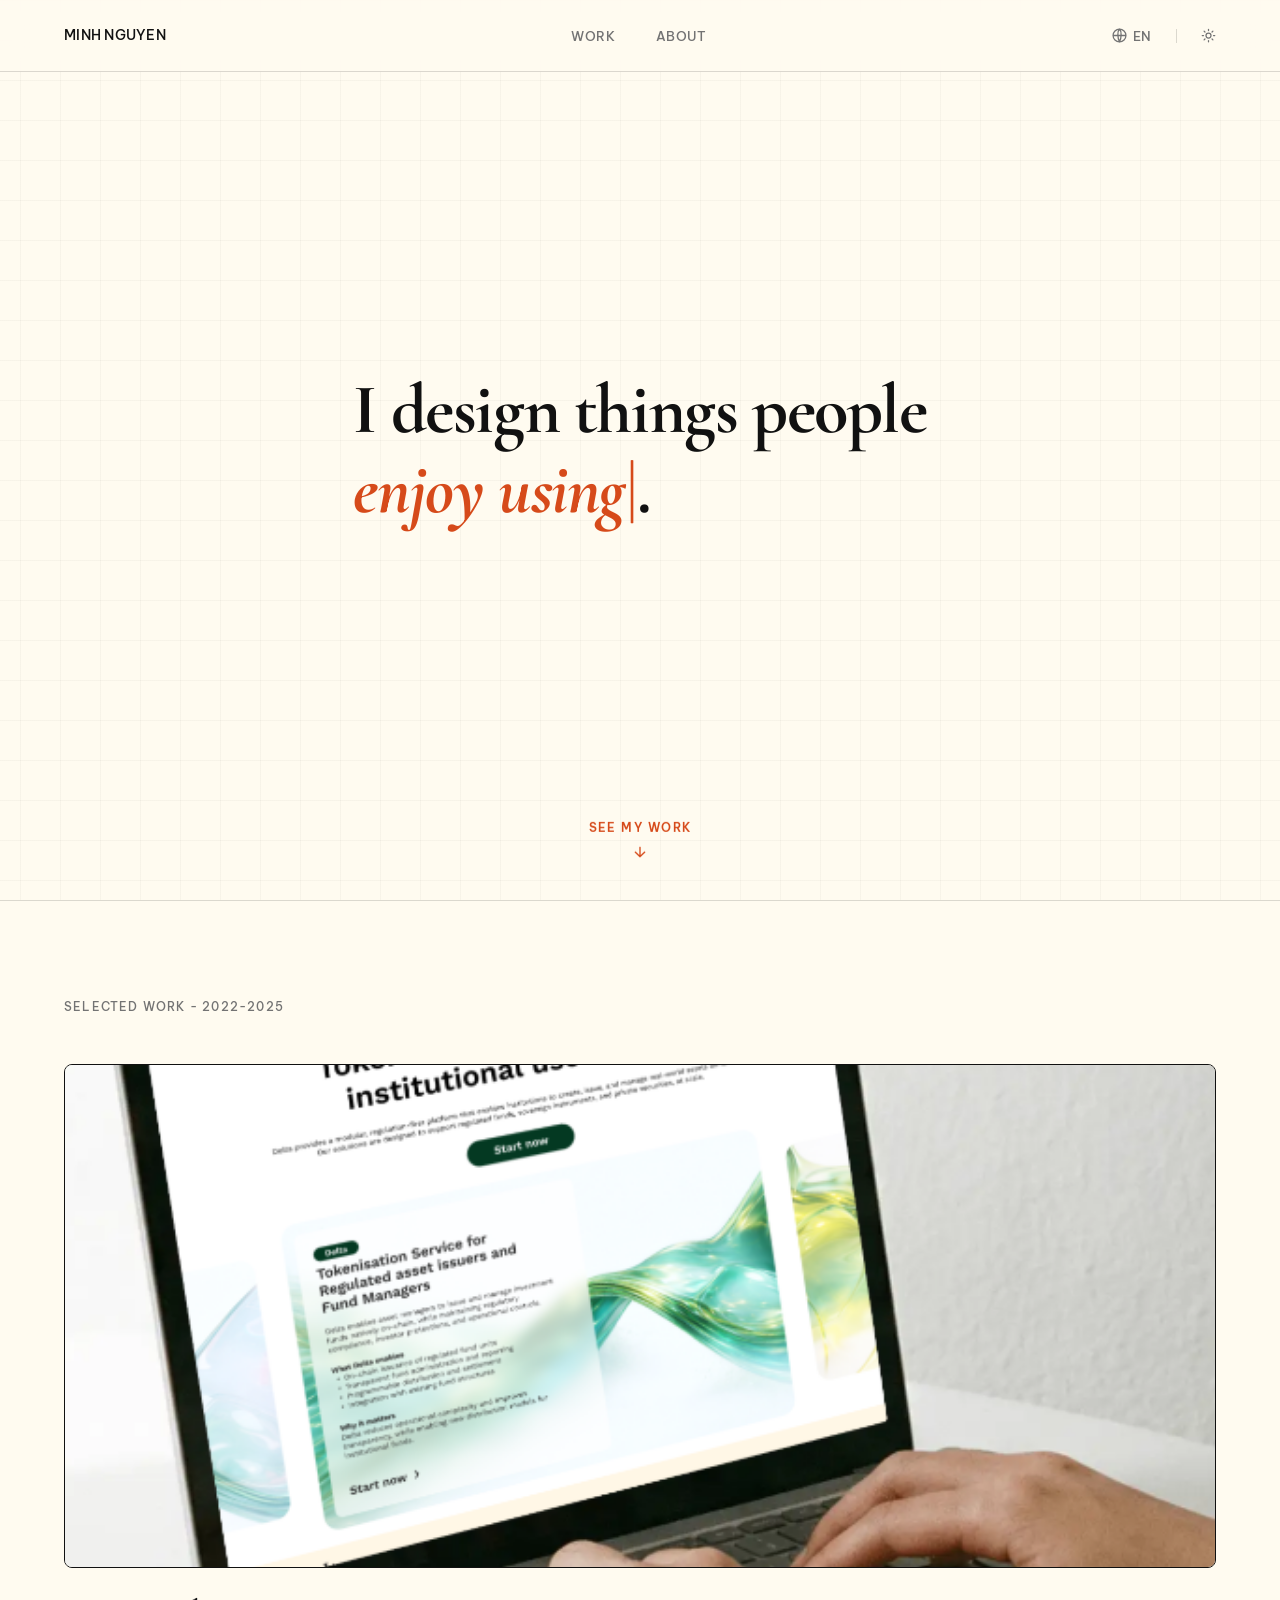
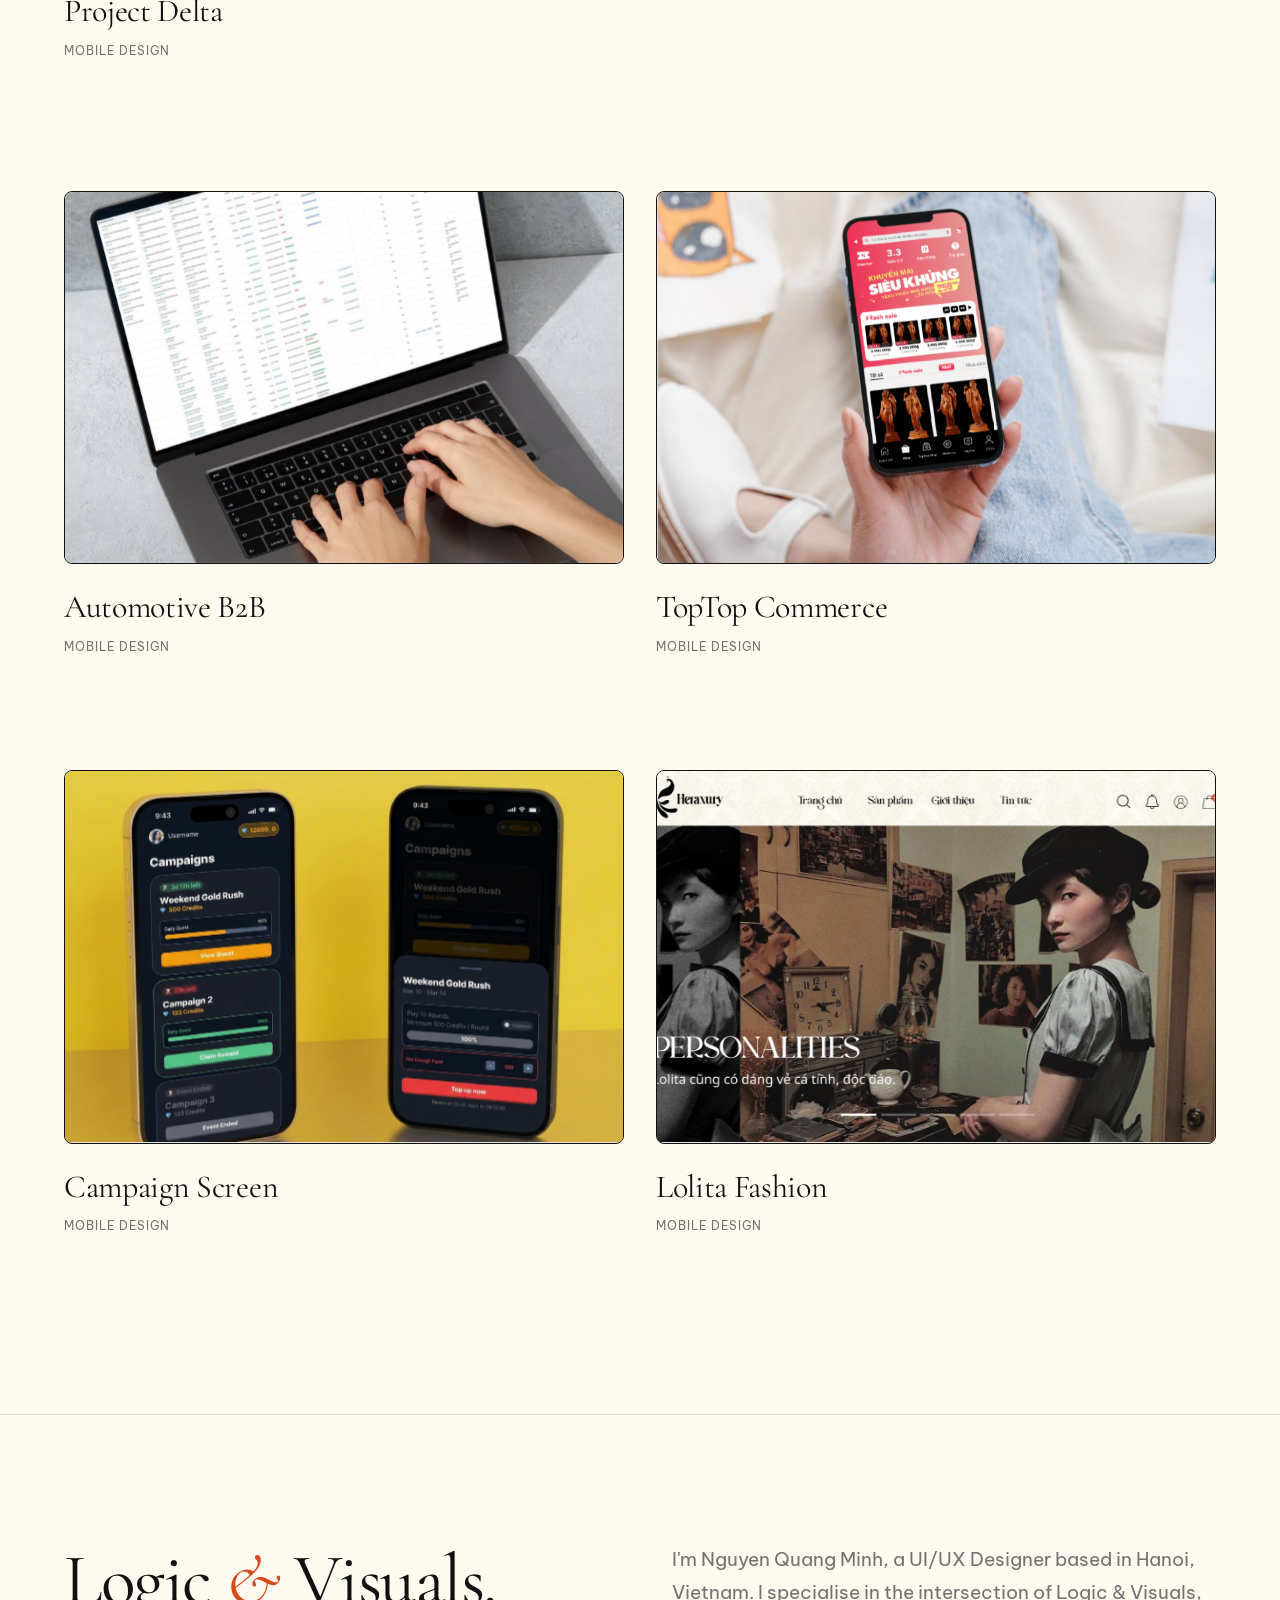
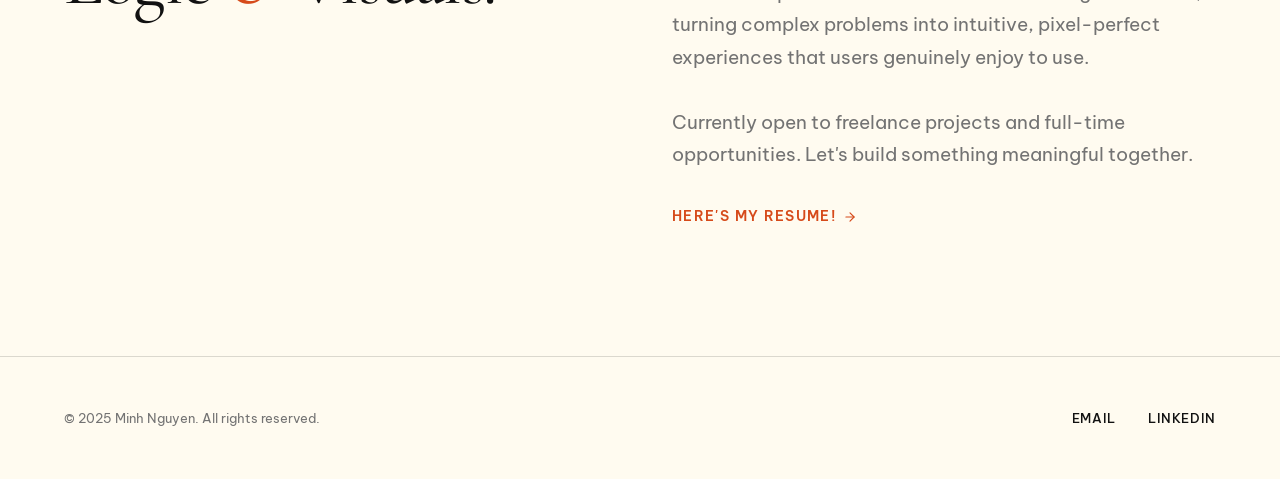
<file: index.html>
<!doctype html>
<html lang="en">
  <head>
    <meta charset="UTF-8" />
    <meta name="viewport" content="width=device-width, initial-scale=1.0" />
    <meta name="description" content="Nguyen Quang Minh-UI/UX Designer based in Hanoi. I craft digital experiences that balance business goals with genuine human needs." />
    <title>Minh Nguyen-UI/UX Designer</title>

    <script>
      /* lang+theme bootstrap */ (function () {
        var l = localStorage.getItem("lang");
        if (l === "vi") document.documentElement.lang = "vi";
        var t = localStorage.getItem("theme");
        if (t === "dark") document.documentElement.dataset.theme = "dark";
      })();
    </script>

    <!-- --------------------------------------------------------------------------- Strict Typography Pair --------------------------------------------------------------------------- -->
    <link rel="preconnect" href="https://fonts.googleapis.com" />
    <link rel="preconnect" href="https://fonts.gstatic.com" crossorigin />
    <link href="https://fonts.googleapis.com/css2?family=Cormorant+Garamond:ital,wght@0,300;0,400;0,500;0,600;1,300;1,400;1,500;1,600&family=Be+Vietnam+Pro:ital,wght@0,300;0,400;0,500;1,300;1,400&display=swap" rel="stylesheet" />

    <!-- --------------------------------------------------------------------------- Styles --------------------------------------------------------------------------- -->
    <link rel="stylesheet" href="styles.css" />
  </head>
  <body>
    <!-- --------------------------------------------------------------------------- ── NAV ── --------------------------------------------------------------------------- -->
    <nav>
      <a href="#" class="nav-logo">Minh Nguyen</a>
      <ul class="nav-links">
        <li><a href="#work" data-i18n="nav.work">Work</a></li>
        <li><a href="#about" data-i18n="nav.about">About</a></li>
      </ul>
      <div class="nav-controls">
        <button class="nav-btn" id="langBtn" aria-label="Switch language">
          <svg viewBox="0 0 14 14" fill="none" aria-hidden="true">
            <circle cx="7" cy="7" r="6" stroke="currentColor" stroke-width="1.2" />
            <path d="M7 1c-2 2-2 8 0 12M7 1c2 2 2 8 0 12M1 7h12" stroke="currentColor" stroke-width="1.2" />
          </svg>
          <span id="langLabel">VI</span>
        </button>
        <div class="nav-divider" aria-hidden="true"></div>
        <button class="nav-btn" id="themeBtn" aria-label="Switch theme">
          <svg id="iconSun" viewBox="0 0 24 24" fill="none" stroke="currentColor" stroke-width="2" stroke-linecap="round" stroke-linejoin="round" aria-hidden="true">
            <circle cx="12" cy="12" r="4" />
            <path d="M12 2v2M12 20v2M4.93 4.93l1.41 1.41M17.66 17.66l1.41 1.41M2 12h2M20 12h2M4.93 19.07l1.41-1.41M17.66 6.34l1.41-1.41" />
          </svg>
          <svg id="iconMoon" viewBox="0 0 24 24" fill="none" stroke="currentColor" stroke-width="2" stroke-linecap="round" stroke-linejoin="round" aria-hidden="true">
            <path d="M12 3a6 6 0 0 0 9 9 9 9 0 1 1-9-9Z" />
          </svg>
        </button>
      </div>
    </nav>

    <!-- --------------------------------------------------------------------------- ── HERO ── --------------------------------------------------------------------------- -->
    <header class="hero">
      <div class="container hero-content">
        <h1 class="hero-headline fade-up">
          <span id="heroBase" class="tw-static">
            <span class="lang-en">I design things people</span>
            <span class="lang-vi">Tôi thiết kế sản phẩm</span>
          </span>
          <span class="tw-dynamic"> <em id="typewriterWord">love to use</em><span class="tw-cursor">|</span>. </span>
        </h1>
      </div>
      <a href="#work" class="hero-bounce fade-up" id="heroCta" style="transition-delay: 0.15s">
        <span>
          <span class="lang-en">See my work</span>
          <span class="lang-vi">Xem các dự án</span>
        </span>
        <svg width="16" height="16" viewBox="0 0 24 24" fill="none" stroke="currentColor" stroke-width="2" stroke-linecap="round" stroke-linejoin="round" aria-hidden="true">
          <path d="M12 5v14M5 12l7 7 7-7" />
        </svg>
      </a>
    </header>

    <hr class="divider" />

    <!-- --------------------------------------------------------------------------- -- SELECTED WORK -- --------------------------------------------------------------------------- -->
    <section class="works-section" id="work">
      <div class="container">
        <span class="section-title fade-up">
          <span class="lang-en">Selected Work - 2022-2025</span>
          <span class="lang-vi">Dự án tiêu biểu</span>
        </span>

        <div class="works-grid">
          <a href="project_Project Delta.html" class="work-item feature-full fade-up">
            <div class="work-image">
              <img src="img/delta project/Project Delta Thumbnail.png?v=2" alt="Project Delta" loading="lazy" />
            </div>
            <div class="work-meta">
              <div>
                <h3 class="work-title">
                  <span class="lang-en">Project Delta</span>
                  <span class="lang-vi">Dự án Delta</span>
                </h3>
                <span class="work-tag">
                  <span class="lang-en">Mobile Design</span>
                  <span class="lang-vi">Thiết kế Mobile</span>
                </span>
              </div>
            </div>
          </a>

          <a href="project_automotives.html" class="work-item half-width fade-up">
            <div class="work-image">
              <img src="img/Automotives project/Automotives Thumbnail.png?v=2" alt="Automotives System Design" loading="lazy" />
            </div>
            <div class="work-meta">
              <div>
                <h3 class="work-title">
                  <span class="lang-en">Automotive B2B</span>
                  <span class="lang-vi">Automotive B2B</span>
                </h3>
                <span class="work-tag">
                  <span class="lang-en">Mobile Design</span>
                  <span class="lang-vi">Thiết kế Mobile</span>
                </span>
              </div>
            </div>
          </a>

          <a href="project_toptop.html" class="work-item half-width fade-up">
            <div class="work-image">
              <img src="img/Toptop project/Toptop thumbnail.png?v=2" alt="TopTop Social E-commerce" loading="lazy" />
            </div>
            <div class="work-meta">
              <div>
                <h3 class="work-title">
                  <span class="lang-en">TopTop Commerce</span>
                  <span class="lang-vi">Social Commerce</span>
                </h3>
                <span class="work-tag">
                  <span class="lang-en">Mobile Design</span>
                  <span class="lang-vi">Thiết kế Mobile</span>
                </span>
              </div>
            </div>
          </a>

          <a href="project_s1.html" class="work-item half-width fade-up">
            <div class="work-image">
              <img src="img/small project 1/Project 1 Thumbnail.png?v=2" alt="Game App Campaign Screen" loading="lazy" />
            </div>
            <div class="work-meta">
              <div>
                <h3 class="work-title">
                  <span class="lang-en">Campaign Screen</span>
                  <span class="lang-vi">Campaign Screen</span>
                </h3>
                <span class="work-tag">
                  <span class="lang-en">Mobile Design</span>
                  <span class="lang-vi">Thiết kế Mobile</span>
                </span>
              </div>
            </div>
          </a>

          <a href="project_heraxury.html" class="work-item half-width fade-up">
            <div class="work-image">
              <img src="img/heraxury project/Heraxury Thumbnail.png?v=2" alt="Lolita Fashion" loading="lazy" />
            </div>
            <div class="work-meta">
              <div>
                <h3 class="work-title">
                  <span class="lang-en">Lolita Fashion</span>
                  <span class="lang-vi">Thời trang Lolita</span>
                </h3>
                <span class="work-tag">
                  <span class="lang-en">Mobile Design</span>
                  <span class="lang-vi">Thiết kế Mobile</span>
                </span>
              </div>
            </div>
          </a>
        </div>
      </div>
    </section>

    <hr class="divider" />

    <!-- --------------------------------------------------------------------------- ── ABOUT & CONTACT ── --------------------------------------------------------------------------- -->
    <section class="about-section" id="about">
      <div class="container">
        <div class="about-grid">
          <div class="about-left fade-up">
            <h2>
              <span class="lang-en">Logic <em>&amp;</em> Visuals.</span>
              <span class="lang-vi">Logic <em>&amp;</em> Visuals.</span>
            </h2>
          </div>
          <div class="about-right fade-up" style="transition-delay: 0.1s">
            <p>
              <span class="lang-en">I'm Nguyen Quang Minh, a UI/UX Designer based in Hanoi, Vietnam. I specialise in the intersection of Logic & Visuals, turning complex problems into intuitive, pixel-perfect experiences that users genuinely enjoy to use.</span>
              <span class="lang-vi">Tôi là Nguyễn Quang Minh, một nhà thiết kế UI/UX tại Hà Nội. Tôi chuyên sâu vào sự giao thoa giữa Logic & Visuals, biến những bài toán phức tạp thành những trải nghiệm trực quan, hoàn hảo tới từng pixel mà người dùng thực sự yêu thích.</span>
            </p>
            <p>
              <span class="lang-en">Currently open to freelance projects and full-time opportunities. Let's build something meaningful together.</span>
              <span class="lang-vi">Hiện đang tìm kiếm các dự án freelance và cơ hội làm việc toàn thời gian. Hãy cùng nhau tạo nên những điều ý nghĩa.</span>
            </p>

            <div style="margin-top: 1.5rem">
              <a href="files/Nguyen Quang Minh's resume_April-2026.pdf" target="_blank" style="font-family: var(--sans); font-size: 0.85rem; font-weight: 600; text-transform: uppercase; letter-spacing: 0.1em; color: var(--accent); text-decoration: none; display: inline-flex; align-items: center; gap: 0.4rem; transition: opacity 0.2s" onmouseover="this.style.opacity = '0.8'" onmouseout="this.style.opacity = '1'">
                <span class="lang-en">HERE'S MY RESUME!</span>
                <span class="lang-vi">XEM QUA CV CỦA TÔI!</span>
                <svg width="14" height="14" viewBox="0 0 24 24" fill="none" stroke="currentColor" stroke-width="2" stroke-linecap="round" stroke-linejoin="round">
                  <path d="M5 12h14"></path>
                  <path d="m12 5 7 7-7 7"></path>
                </svg>
              </a>
            </div>
          </div>
        </div>
      </div>
    </section>

    <hr class="divider" />

    <button class="back-to-top" id="backToTop" aria-label="Back to top">
      <svg viewBox="0 0 24 24" fill="none" stroke="currentColor" stroke-width="2" stroke-linecap="round" stroke-linejoin="round">
        <path d="M12 19V5M5 12l7-7 7 7" />
      </svg>
    </button>

    <script src="script.js"></script>
    <footer>
      <div class="container footer-inner">
        <p class="footer-copy">© 2025 Minh Nguyen. All rights reserved.</p>
        <ul class="footer-links">
          <li>
            <a href="https://mail.google.com/mail/?view=cm&fs=1&to=minh.nguyen.workmail01@gmail.com" target="_blank"> Email </a>
          </li>
          <li>
            <a href="https://www.linkedin.com/in/nq-minh-477401239/" target="_blank" rel="noopener">LinkedIn</a>
          </li>
        </ul>
      </div>
    </footer>
  </body>
</html>
</file>
<file: styles.css>
/* =============================================
   MINH NGUYEN-PREMIUM PORTFOLIO  |  styles.css
   ============================================= */

*,
*::before,
*::after {
  box-sizing: border-box;
  margin: 0;
  padding: 0;
}

:root {
  /* Editorial Palette */
 --bg: #fffbf0; /* Warm Yellowish Paper */
 --fg: #111111;
 --fg-muted: #737373;
 --accent: #d64a1a;
 --card-bg: #ecebe6;
  
  /* Dual Grid System */
 --grid-line: rgba(17, 17, 17, 0.03);   /* Faint graph paper */
 --border-line: rgba(17, 17, 17, 0.15); /* Stronger UI strokes */
 --nav-bg: rgba(255, 251, 240, 0.85); /* Note: updated to match #fffbf0 (rgb: 255, 251, 240) */

 --nav-h: 72px;
 --grid-size: 40px;
  
  /* Unified Spacing System */
 --gutter: clamp(24px, 5vw, 64px);
 --wrap: 1280px;

  /* Strict Typography Pair */
 --serif: "Cormorant Garamond", Georgia, serif;
 --sans: "Be Vietnam Pro", system-ui, sans-serif;
}

/* ── BILINGUAL SUPPORT ── */
html[lang="en"] .lang-vi {
  display: none !important;
}
html[lang="vi"] .lang-en {
  display: none !important;
}

[data-theme="dark"] {
 --bg: #111111;
 --fg: #f2f2f2;
 --fg-muted: #888888;
 --accent: #eb5e2b;
 --card-bg: #1a1a1a;
 --grid-line: rgba(242, 242, 242, 0.03); 
 --border-line: rgba(242, 242, 242, 0.2); 
 --nav-bg: rgba(17, 17, 17, 0.85);
}

/* Light mode: show sun (current state = light) */
#iconSun  { display: block; }
#iconMoon { display: none; }
/* Dark mode: show moon (current state = dark) */
[data-theme="dark"] #iconSun  { display: none; }
[data-theme="dark"] #iconMoon { display: block; }

html {
  scroll-behavior: smooth;
  font-size: 16px;
  background-color: var(--bg);
  background-image: 
    linear-gradient(var(--grid-line) 1px, transparent 1px),
    linear-gradient(90deg, var(--grid-line) 1px, transparent 1px);
  background-size: var(--grid-size) var(--grid-size);
  background-position: center top;
  background-attachment: fixed;
}

body {
  font-family: var(--sans);
  color: var(--fg);
  font-size: 1rem;
  line-height: 1.6;
  overflow-x: hidden;
 -webkit-font-smoothing: antialiased;
 -moz-osx-font-smoothing: grayscale;
  transition: background 0.4s ease, color 0.4s ease;
}

::selection {
  background: var(--fg);
  color: var(--bg);
}

/* ── UTILITY CONTAINERS ── */
.container {
  max-width: var(--wrap);
  margin-left: auto;
  margin-right: auto;
  padding-left: var(--gutter);
  padding-right: var(--gutter);
}

.divider {
  height: 1px;
  background-color: var(--border-line);
  width: 100%;
  margin: 0;
  border: none;
}

/* ── NAV ── */
nav {
  position: fixed;
  top: 0;
  left: 0;
  right: 0;
  height: var(--nav-h);
  display: flex;
  align-items: center;
  justify-content: space-between;
  padding: 0 var(--gutter);
  z-index: 100;
  background: var(--nav-bg);
  backdrop-filter: blur(12px);
 -webkit-backdrop-filter: blur(12px);
  border-bottom: 1px solid var(--border-line);
  transition: background 0.4s ease, border-color 0.4s ease;
}

.nav-logo {
  font-family: var(--sans);
  font-size: 0.85rem;
  font-weight: 500;
  letter-spacing: 0.02em;
  text-transform: uppercase;
  text-decoration: none;
  color: var(--fg);
}

.nav-links {
  display: flex;
  gap: 2.5rem;
  list-style: none;
}

.nav-links a {
  font-size: 0.8rem;
  font-weight: 500;
  color: var(--fg-muted);
  text-decoration: none;
  letter-spacing: 0.04em;
  text-transform: uppercase;
  transition: color 0.3s cubic-bezier(0.25, 0.46, 0.45, 0.94);
}

.nav-links a:hover {
  color: var(--fg);
}

.nav-controls {
  display: flex;
  align-items: center;
  gap: 1.5rem;
}

.nav-btn {
  background: none;
  border: none;
  padding: 0;
  cursor: pointer;
  font-family: var(--sans);
  font-size: 0.8rem;
  font-weight: 500;
  letter-spacing: 0.04em;
  text-transform: uppercase;
  color: var(--fg-muted);
  transition: color 0.3s;
  display: flex;
  align-items: center;
  gap: 0.4rem;
}

.nav-btn:hover {
  color: var(--fg);
}

.nav-btn svg {
  width: 15px;
  height: 15px;
}

.nav-divider {
  width: 1px;
  height: 14px;
  background: var(--border-line);
}

/*--MINIMAL HERO--*/
.hero {
  height: 100svh;
  display: flex;
  flex-direction: column;
  padding-top: var(--nav-h);
}

.hero-content {
  flex: 1;
  display: flex;
  flex-direction: column;
  justify-content: center;
  max-width: 1100px;
}

.hero-headline {
  font-family: var(--serif);
  font-size: clamp(2.6rem, 5.5vw, 5rem);
  font-weight: 700;
  line-height: calc(var(--grid-size) * 2); padding-top: 10px;
  letter-spacing:-0.02em;
  color: var(--fg);
  margin-bottom: 0px;
  text-wrap: balance;
}

.hero-headline em {
  font-style: italic;
  color: var(--accent);
}

.hero-sub {
  font-size: clamp(1rem, 1.6vw, 1.2rem);
  color: var(--fg-muted);
  max-width: 48ch;
  line-height: 1.75;
  font-weight: 400;
}

/* Typewriter two-line structure */
.tw-static,
.tw-dynamic {
  display: block;
}

/* Typewriter cursor blink */
.tw-cursor {
  display: inline-block;
  color: var(--accent);
  font-weight: 300;
  animation: blink 1s step-end infinite;
  margin-left: 2px;
}

@keyframes blink {
  0%, 100% { opacity: 1; }
  50%       { opacity: 0; }
}

/* Bouncing See my work CTA--pinned to bottom, centered */
.hero-bounce {
  display: flex;
  flex-direction: column;
  align-items: center;
  gap: 0.4rem;
  font-family: var(--sans);
  font-size: 0.75rem;
  font-weight: 600;
  text-transform: uppercase;
  letter-spacing: 0.12em;
  color: var(--accent);
  text-decoration: none;
  padding-bottom: 2.5rem;
  width: 100%;
  animation: gentleBob 2.2s ease-in-out infinite;
  will-change: transform;
  transition: color 0.2s, opacity 0.2s;
}

.hero-bounce:hover {
  opacity: 0.8;
}

@keyframes gentleBob {
  0%, 100% { transform: translateY(0); }
  50%       { transform: translateY(6px); }
}

/*--BACK TO TOP--*/
.back-to-top {
  position: fixed;
  bottom: 2rem;
  right: 2rem;
  width: 44px;
  height: 44px;
  display: flex;
  align-items: center;
  justify-content: center;
  border: 1px solid var(--border-line);
  border-radius: 50%;
  background: var(--nav-bg);
  backdrop-filter: blur(12px);
 -webkit-backdrop-filter: blur(12px);
  color: var(--fg-muted);
  cursor: pointer;
  z-index: 90;
  opacity: 0;
  transform: translateY(8px);
  transition: opacity 0.3s ease, transform 0.3s ease, color 0.2s, border-color 0.2s;
  pointer-events: none;
}

.back-to-top.visible {
  opacity: 1;
  transform: translateY(0);
  pointer-events: auto;
}

.back-to-top:hover {
  color: var(--fg);
  border-color: var(--fg-muted);
}

.back-to-top svg {
  width: 16px;
  height: 16px;
}

/* ── WORKS (PREMIUM GRID) ── */
.works-section {
  padding: 6rem 0 8rem;
}

.section-title {
  font-family: var(--sans);
  font-size: 0.75rem;
  font-weight: 500;
  text-transform: uppercase;
  letter-spacing: 0.1em;
  color: var(--fg-muted);
  margin-bottom: 3rem;
  display: block;
}

/* Editorial offset grid */
.works-grid {
  display: grid;
  grid-template-columns: repeat(12, 1fr);
  gap: 4rem 2rem;
}

.work-item {
  display: flex;
  flex-direction: column;
  text-decoration: none;
  color: var(--fg);
}

/* Balanced Geometric Grid System */
.work-item.feature-full {
  grid-column: 1 /-1;
  margin-bottom: 4rem;
}
.work-item.half-width {
  grid-column: span 6;
  margin-bottom: 3rem;
}
.work-item.feature-full .work-image {
  aspect-ratio: 16 / 7;
}
/* Ensure clean stacking on tablet/mobile */
@media (max-width: 991px) {
  .work-item.half-width {
    grid-column: 1 /-1;
  }
}

.work-image {
  position: relative;
  width: 100%;
  aspect-ratio: 3 / 2; /* Harmonized ratio for geometric grid */
  overflow: hidden;
  background: var(--card-bg);
  border-radius: 8px;
  margin-bottom: 1.5rem;
  border: 1px solid var(--fg);
  transition:
    border-color 0.4s cubic-bezier(0.2, 0, 0, 1),
    transform 0.4s cubic-bezier(0.2, 0, 0, 1);
}

/* Feature centerpiece maintains its cinematic scale */
.work-item.feature-full .work-image {
  aspect-ratio: 16 / 7;
}

.work-item:hover .work-image {
  border-color: var(--accent);
  transform: translateY(-4px);
}

.work-image img {
  width: 100%;
  height: 100%;
  object-fit: cover;
  transition: transform 0.8s cubic-bezier(0.25, 1, 0.5, 1);
  will-change: transform;
}

.work-item:hover .work-image img {
  transform: scale(1.03);
}

/* Twin image hover reveal */
.work-image .img-hover {
  position: absolute;
  top: 0; left: 0;
  opacity: 0;
  transition: opacity 0.5s ease;
}

.work-item:hover .img-hover {
  opacity: 1;
}

.work-meta {
  display: flex;
  justify-content: space-between;
  align-items: baseline;
  gap: 1rem;
}

.work-title {
  font-family: var(--serif);
  font-size: 2rem;
  font-weight: 400;
  line-height: 1.2;
  letter-spacing:-0.01em;
  margin-bottom: 0.4rem;
}

.work-tag {
  font-size: 0.75rem;
  text-transform: uppercase;
  letter-spacing: 0.08em;
  color: var(--fg-muted);
}

/* ── ABOUT & CONTACT ── */
.about-section {
  padding: 8rem 0;
}

.about-grid {
  display: grid;
  grid-template-columns: 1fr 1fr;
  gap: 4rem;
}

.about-left h2 {
  font-family: var(--serif);
  font-size: clamp(3rem, 6vw, 4.5rem);
  font-weight: 400;
  line-height: 1.05;
  letter-spacing:-0.02em;
  margin-bottom: 2rem;
}

.about-left h2 em {
  font-style: italic;
  color: var(--accent);
}

.about-right p {
  font-size: 1.2rem;
  line-height: 1.7;
  color: var(--fg-muted);
  max-width: 44ch;
  margin-bottom: 2rem;
}

.about-right p strong {
  color: var(--fg);
  font-weight: 500;
}

.skills-list {
  display: flex;
  flex-wrap: wrap;
  gap: 0.6rem;
  margin-top: 3rem;
}

.skill-tag {
  font-size: 0.75rem;
  text-transform: uppercase;
  letter-spacing: 0.08em;
  padding: 0.8rem;
  border: 1px solid var(--border-line);
  border-radius: 100px;
  color: var(--fg);
}

/* ── FOOTER ── */
footer {
  padding: 3rem 0;
}

.footer-inner {
  display: flex;
  justify-content: space-between;
  align-items: center;
}

.footer-copy {
  font-size: 0.8rem;
  color: var(--fg-muted);
}

.footer-links {
  display: flex;
  gap: 2rem;
  list-style: none;
}

.footer-links a {
  font-size: 0.8rem;
  font-weight: 500;
  color: var(--fg);
  text-decoration: none;
  text-transform: uppercase;
  letter-spacing: 0.05em;
  transition: color 0.3s;
}

.footer-links a:hover {
  color: var(--accent);
}

/* ── ANIMATIONS ── */
.fade-up {
  opacity: 0;
  transform: translateY(30px);
  transition: opacity 1s cubic-bezier(0.2, 0.8, 0.2, 1), transform 1s cubic-bezier(0.2, 0.8, 0.2, 1);
}

.fade-up.visible {
  opacity: 1;
  transform: translateY(0);
}

/* ── RESPONSIVE ── */
@media (max-width: 1024px) {
  .work-item.large,
  .work-item.small,
  .work-item.medium-left,
  .work-item.medium-right {
    grid-column: span 12;
    margin-top: 0;
    margin-bottom: 4rem;
  }
  
  .works-grid {
    gap: 0;
  }
}

@media (max-width: 768px) {
  .nav-links {
    display: none;
  }

  .about-grid {
    grid-template-columns: 1fr;
    gap: 3rem;
  }

  .footer-inner {
    flex-direction: column;
    align-items: flex-start;
    gap: 1.5rem;
  }
}
</file>
